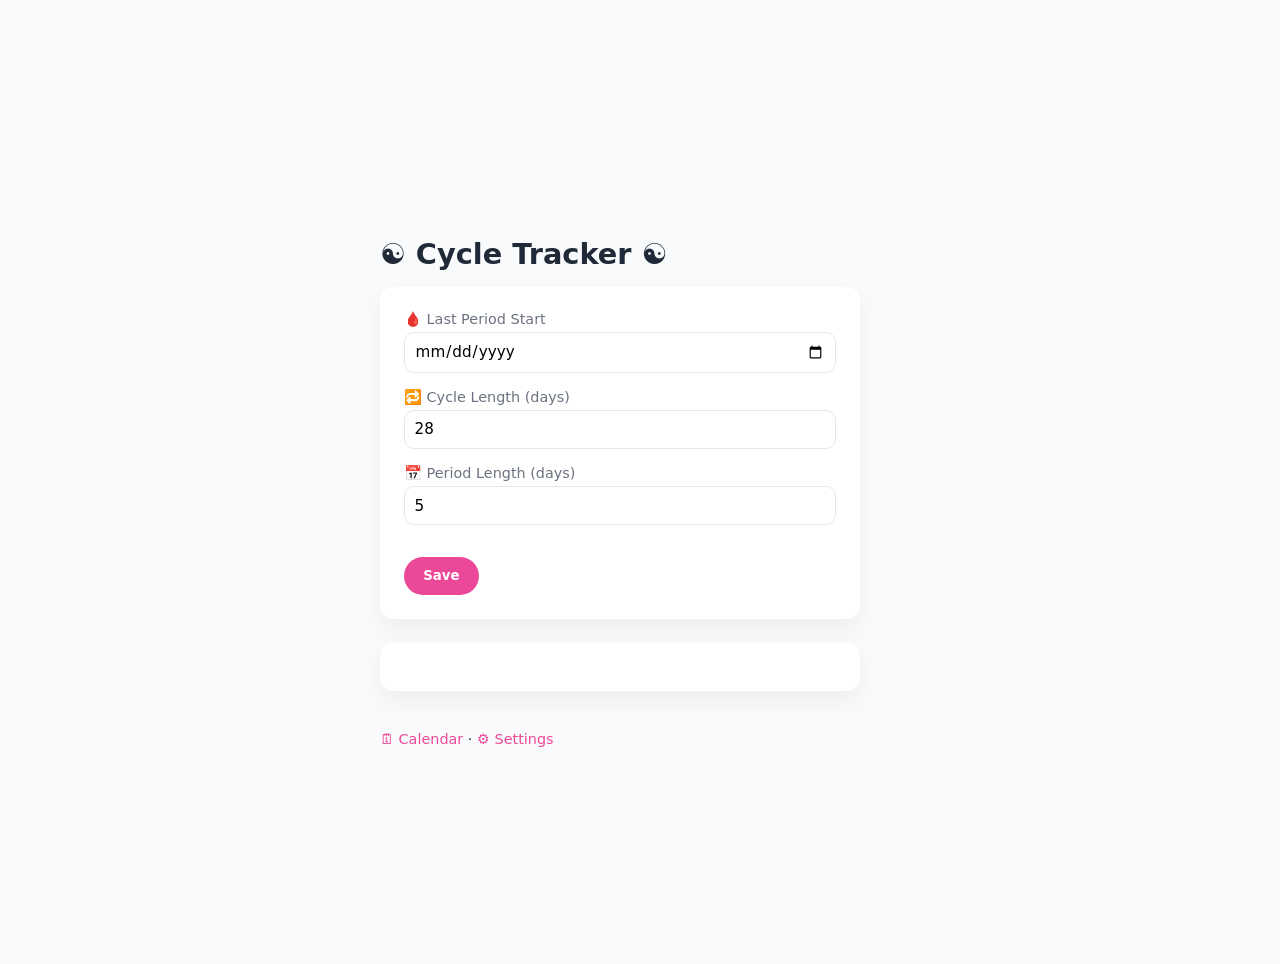
<file: index.html>
<!DOCTYPE html>
<html>
<head>
  <title>Cycle Tracker</title>
  <link rel="stylesheet" href="css/style.css">
</head>


<body>
<div class="app">

<h1>☯️ Cycle Tracker ☯️</h1>

<div class="card">
  <form id="cycleForm">
    <label>
      🩸 Last Period Start
      <input type="date" id="lastPeriod">
    </label>

    <label>
      🔁 Cycle Length (days)
      <input type="number" id="cycleLength" value="28">
    </label>

    <label>
      📅 Period Length (days)
      <input type="number" id="periodLength" value="5">
    </label>

    <button type="submit">Save</button>
  </form>
</div>

<div class="card stats" id="results"></div>

<div class="nav">
  <a href="calendar.html">🗓 Calendar</a> ·
  <a href="settings.html">⚙️ Settings</a>
</div>

<script src="js/state.js"></script>
<script src="js/cycle.js"></script>

<script>
document.getElementById("cycleForm").addEventListener("submit", e => {
  e.preventDefault();

  appState.lastPeriodStart = document.getElementById("lastPeriod").value;
  appState.cycleLength = +document.getElementById("cycleLength").value;
  appState.periodLength = +document.getElementById("periodLength").value;

  saveState(appState);
  renderResults();
});

function renderResults() {
  if (!appState.lastPeriodStart) return;

  const start = new Date(appState.lastPeriodStart);
  const nextPeriod = predictNextPeriod(start, appState.cycleLength);
  const ovulation = predictOvulation(nextPeriod);
  const fertile = fertileWindow(ovulation);

  document.getElementById("results").innerHTML = `
    <div class="stat">🩸 <strong>Next Period:</strong> ${nextPeriod.toDateString()}</div>
    <div class="stat">✨ <strong>Ovulation (est.):</strong> ${ovulation.toDateString()}</div>
    <div class="stat">🌱 <strong>Fertile Window:</strong>
      ${fertile.start.toDateString()} – ${fertile.end.toDateString()}
    </div>
  `;
}

/* 🔹 Call render first */
renderResults();

/* 🔹 THEN rehydrate the form fields */
if (appState.lastPeriodStart) {
  document.getElementById("lastPeriod").value = appState.lastPeriodStart;
  document.getElementById("cycleLength").value = appState.cycleLength;
  document.getElementById("periodLength").value = appState.periodLength;
}
</script>

</div>
</body>
</html>
</file>
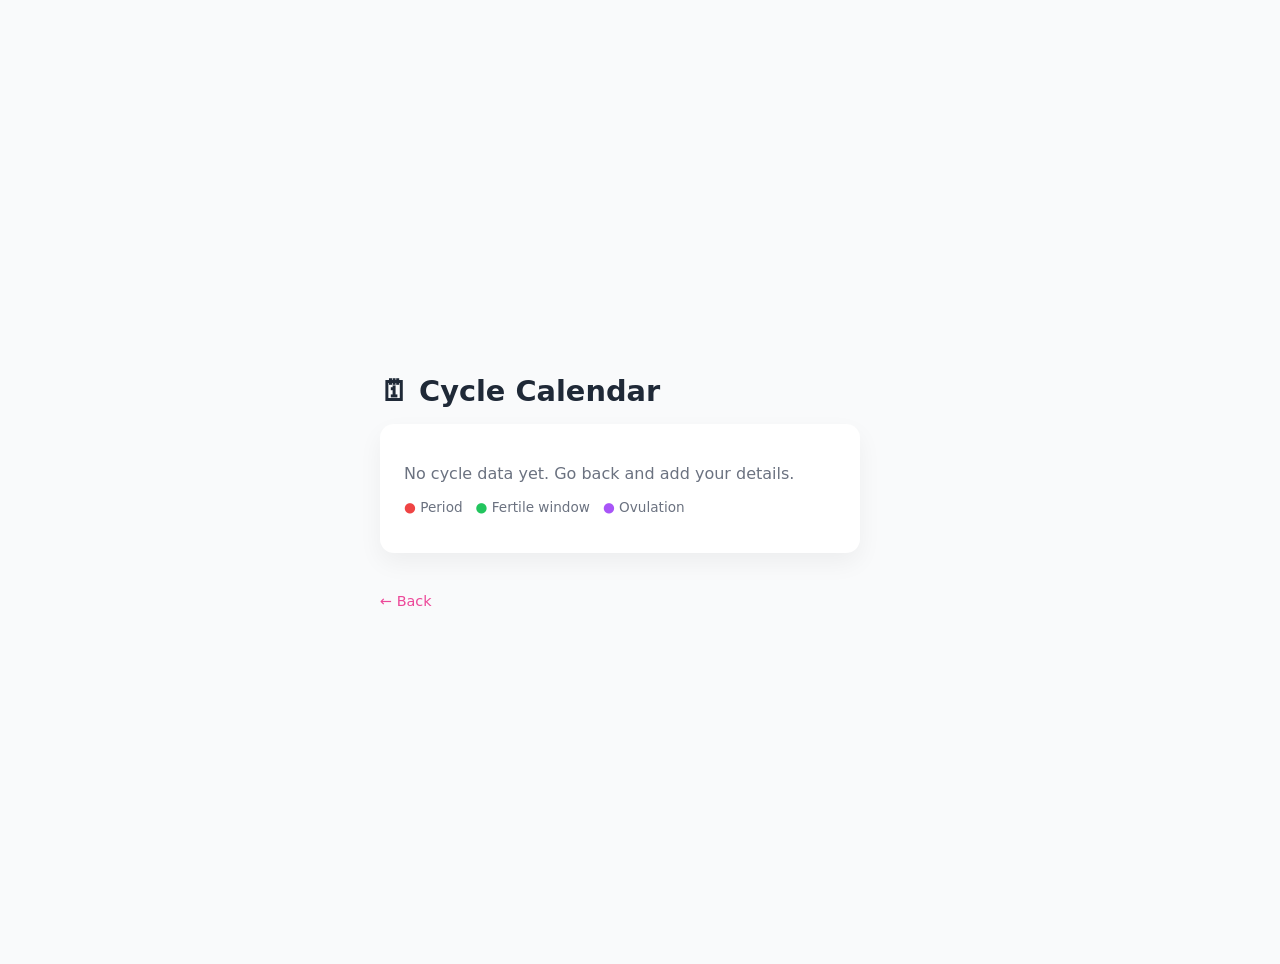
<file: calendar.html>
<!DOCTYPE html>
<html>
<head>
  <title>Cycle Calendar</title>
  <link rel="stylesheet" href="css/style.css">
</head>
<body>

<div class="app">

<h1>🗓 Cycle Calendar</h1>


<div class="card">
  <div id="calendar"></div>
  <p style="font-size:0.85rem; color:var(--muted)">
    <span style="color:var(--period)">●</span> Period &nbsp;
    <span style="color:var(--fertile)">●</span> Fertile window &nbsp;
    <span style="color:var(--ovulation)">●</span> Ovulation
  </p>
</div>

<div class="nav">
  <a href="index.html">← Back</a>
</div>

<script src="js/state.js"></script>
<script src="js/cycle.js"></script>
<script src="js/calendar.js"></script>

</div>
</body>
</html>
</file>
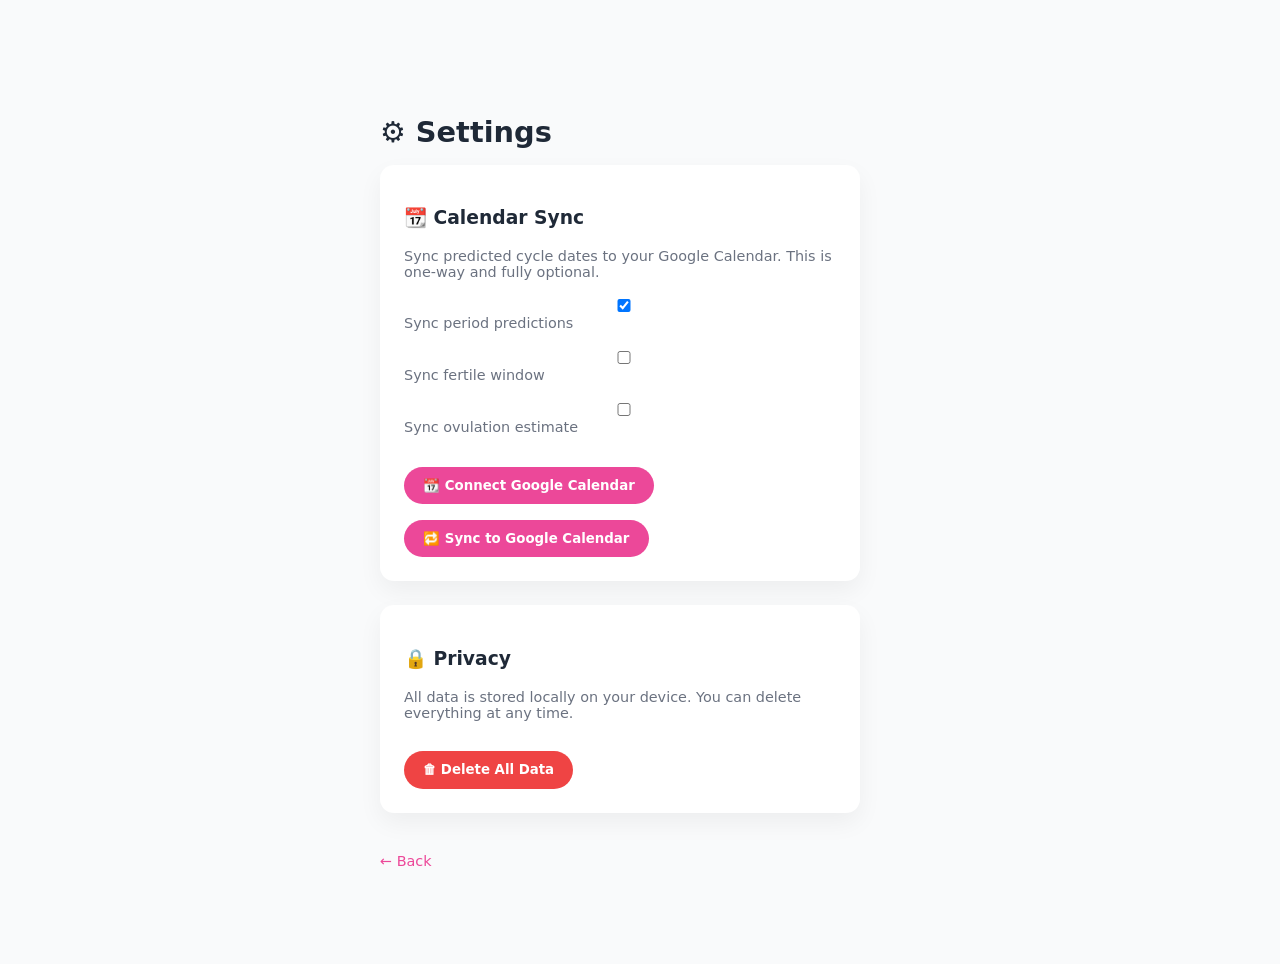
<file: settings.html>
<!DOCTYPE html>
<html>
<head>
  <title>Settings</title>
  <link rel="stylesheet" href="css/style.css">
</head>
<body>

<div class="app">

  <h1>⚙️ Settings</h1>

  <div class="card">
    <h3>📆 Calendar Sync</h3>
    <p style="color: var(--muted); font-size: 0.9rem;">
      Sync predicted cycle dates to your Google Calendar.
      This is one-way and fully optional.
    </p>

    <label>
      <input type="checkbox" id="syncPeriod" checked>
      Sync period predictions
    </label>

    <label>
      <input type="checkbox" id="syncFertile">
      Sync fertile window
    </label>

    <label>
      <input type="checkbox" id="syncOvulation">
      Sync ovulation estimate
    </label>

    <div style="margin-top: 1rem;">
      <button onclick="connectGoogleCalendar()">📆 Connect Google Calendar</button>
      <button onclick="syncToGoogleCalendar()">🔁 Sync to Google Calendar</button>
    </div>
  </div>

  <div class="card">
    <h3>🔒 Privacy</h3>
    <p style="color: var(--muted); font-size: 0.9rem;">
      All data is stored locally on your device.
      You can delete everything at any time.
    </p>
    <button onclick="deleteData()" style="background:#ef4444">
      🗑 Delete All Data
    </button>
  </div>

  <div class="nav">
    <a href="index.html">← Back</a>
  </div>

</div>

<!-- Scripts (order matters) -->
<script src="js/state.js"></script>
<script src="js/cycle.js"></script>
<script src="js/sync.js"></script>

<script>
  // OAuth token capture
  if (window.location.hash) {
    const params = new URLSearchParams(window.location.hash.substring(1));
    const token = params.get("access_token");

    if (token) {
      localStorage.setItem("google_access_token", token);
      alert("Google Calendar connected successfully!");
      history.replaceState({}, document.title, window.location.pathname);
    }
  }

  // Delete data
  function deleteData() {
    localStorage.clear();
    alert("All data deleted.");
    location.href = "index.html";
  }
</script>

</body>
</html>

<!-- <!DOCTYPE html>
<html>
<head>
  <title>Settings</title>
  <link rel="stylesheet" href="css/style.css">
</head>
<body>

<div class="app">

<h1>⚙️ Settings</h1>

<div class="card">
    <h3>📆 Calendar Sync</h3>
    <p style="color: var(--muted); font-size: 0.9rem;">
        Sync predicted cycle dates to your Google Calendar.
        This is one-way and fully optional.
    </p>
    <button onclick="syncToGoogleCalendar()">Sync to Google Calendar</button>
    <button onclick="connectGoogleCalendar()">📆 Connect Google Calendar</button>
    <label>
    <input type="checkbox" id="syncPeriod" checked>
    Sync period predictions
    </label>

    <label>
    <input type="checkbox" id="syncFertile">
    Sync fertile window
    </label>

    <label>
    <input type="checkbox" id="syncOvulation">
    Sync ovulation estimate
    </label>

</div>
<script src="js/state.js"></script>
<script src="js/cycle.js"></script>
<script src="js/sync.js"></script>

<script>
if (window.location.hash) {
  const params = new URLSearchParams(window.location.hash.substring(1));
  const token = params.get("access_token");

  if (token) {
    localStorage.setItem("google_access_token", token);
    alert("Google Calendar connected successfully!");
    history.replaceState({}, document.title, window.location.pathname);
  }
}

function deleteData() {
  localStorage.clear();
  alert("All data deleted.");
  location.href = "index.html";
}
</script>
<!-- <script>
if (window.location.hash) {
  const params = new URLSearchParams(window.location.hash.substring(1));
  const token = params.get("access_token");

  if (token) {
    localStorage.setItem("google_access_token", token);
    alert("Google Calendar connected successfully!");
    history.replaceState({}, document.title, window.location.pathname);
  }
}
</script> -->

<!-- <div class="card">
  <h3>🔒 Privacy</h3>
  <p style="color: var(--muted); font-size: 0.9rem;">
    All data is stored locally on your device.
    You can delete everything at any time.
  </p>
  <button onclick="deleteData()" style="background:#ef4444">
    🗑 Delete All Data
  </button>
</div>

<div class="nav">
  <a href="index.html">← Back</a>
</div> -->


<script>
function deleteData() {
  localStorage.clear();
  alert("All data deleted.");
  location.href = "index.html";
}
</script>

</div>
</body>
</html>
</file>
<file: css/style.css>
:root {
  --bg: #f9fafb;
  --card: #ffffff;
  --text: #1f2937;

  --period: #ef4444;
  --fertile: #22c55e;
  --ovulation: #a855f7;

  --accent: #ec4899;
  --muted: #6b7280;
}

* {
  box-sizing: border-box;
  font-family: system-ui, -apple-system, BlinkMacSystemFont;
}

body {
  margin: 0;
  padding: 2rem;
  background: var(--bg);
  color: var(--text);
}

h1 {
  font-size: 1.8rem;
  margin-bottom: 1rem;
}

a {
  color: var(--accent);
  text-decoration: none;
  font-weight: 500;
}

a:hover {
  text-decoration: underline;
}

/* Card layout */
.card {
  background: var(--card);
  border-radius: 14px;
  padding: 1.5rem;
  box-shadow: 0 10px 25px rgba(0,0,0,0.05);
  max-width: 480px;
  margin-bottom: 1.5rem;
}

/* Form */
label {
  display: block;
  margin-bottom: 1rem;
  font-size: 0.9rem;
  color: var(--muted);
}

input {
  width: 100%;
  margin-top: 0.25rem;
  padding: 0.6rem;
  border-radius: 10px;
  border: 1px solid #e5e7eb;
  font-size: 0.95rem;
}

input:focus {
  outline: none;
  border-color: var(--accent);
}

/* Button */
button {
  margin-top: 1rem;
  padding: 0.7rem 1.2rem;
  border-radius: 999px;
  border: none;
  background: var(--accent);
  color: white;
  font-weight: 600;
  cursor: pointer;
}

button:hover {
  opacity: 0.9;
}

/* Results */
.stats {
  display: grid;
  gap: 0.75rem;
}

.stat {
  padding: 0.75rem;
  border-radius: 10px;
  background: #f3f4f6;
  font-size: 0.95rem;
}

/* Calendar */
table {
  border-collapse: collapse;
  margin-top: 1rem;
}

td {
  width: 42px;
  height: 42px;
  text-align: center;
  border-radius: 50%;
  margin: 4px;
}

.period {
  background: var(--period);
  color: white;
}

.fertile {
  background: var(--fertile);
  color: white;
}

.ovulation {
  background: var(--ovulation);
  color: white;
}

/* Footer links */
.nav {
  margin-top: 1rem;
  font-size: 0.9rem;
}
/* App layout */
.app {
  max-width: 520px;
  margin: 0 auto;
  min-height: 100vh;

  display: flex;
  flex-direction: column;
  justify-content: center;
}
#calendar h3 {
  margin-bottom: 0.75rem;
  text-align: center;
}
</file>
